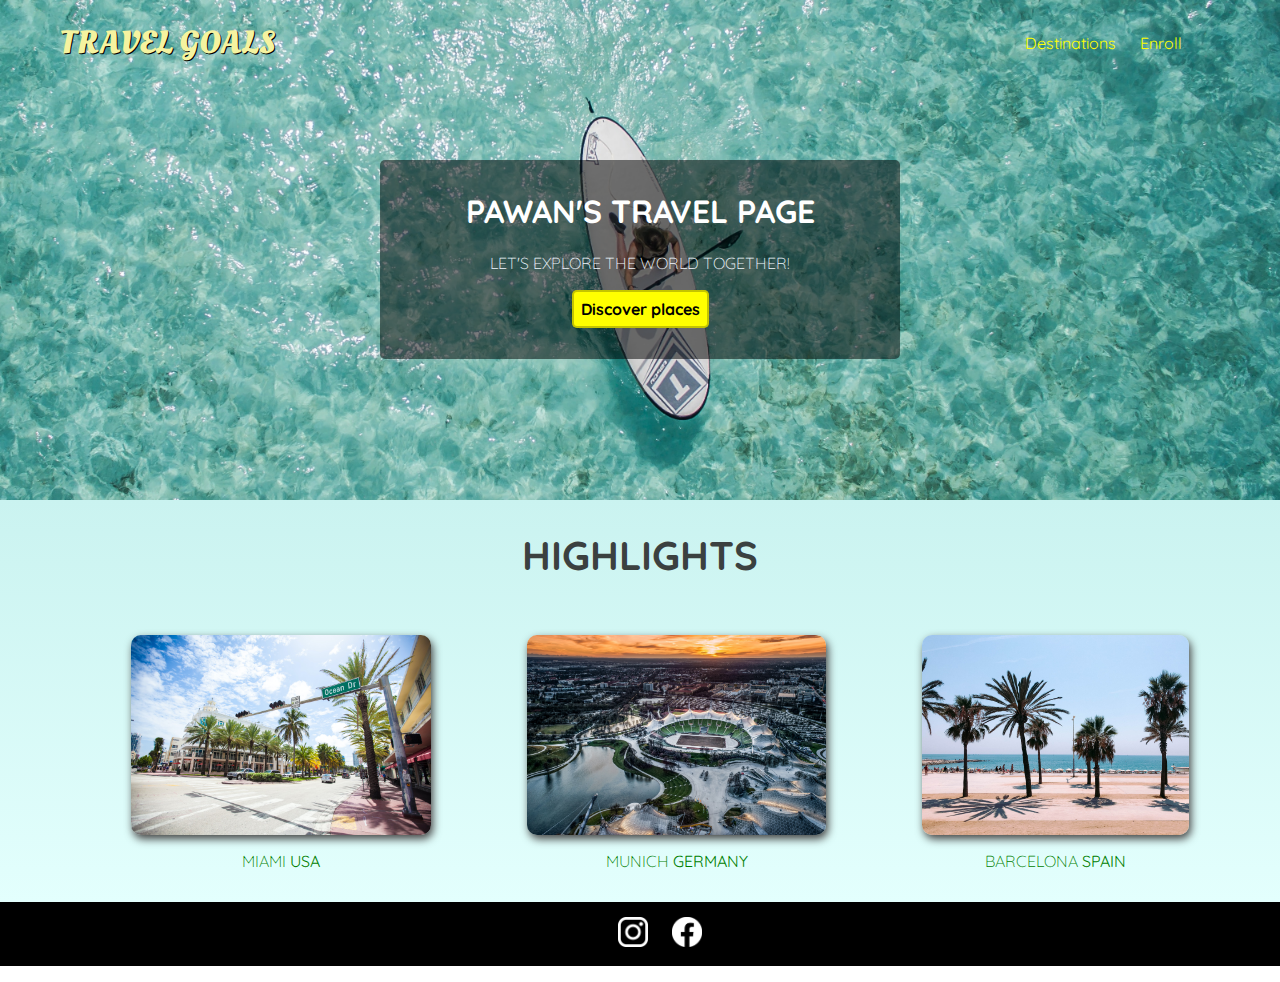
<file: index.html>
<!DOCTYPE html>
<html lang="en">

<head>
    <meta charset="UTF-8">
    <meta http-equiv="X-UA-Compatible" content="IE=edge">
    <meta name="viewport" content="width=device-width, initial-scale=1.0">
    <title>Travel and Tourism</title>
    <link
        href="https://fonts.googleapis.com/css2?family=Raleway:wght@700&family=Oleo+Script:wght@700&family=Quicksand:wght@300;500;700&display=swap"
        rel="stylesheet" />
    <link rel="stylesheet" href="tourism.css">
    <link rel="stylesheet" href="second_main_section_tourism.css">
    <link rel="icon" type="image" href="travel icon.png">
    <script src="tourism.js" defer></script>
</head>
<body>
    <header>
        <h1 id="travel">TRAVEL GOALS</h1>
        <nav>
            <ul>
                <li class="destination"> <a href="T_destination.html">Destinations</a></li>
                <li class="destination"> <a  href="T_enroll.html">Enroll</a></li>
            </ul>
        </nav>
        <!-- nav is used to know that its an navigation bar tag -->
    </header>
    <main>
        <section class="section_one">
        <div class="hero-content">
            <h1>PAWAN'S TRAVEL PAGE</h1>
            <p>LET'S EXPLORE THE WORLD TOGETHER!</p>
            <a href="https://discoverplaces.travel/it/">Discover places</a>
        </div>
        </section>
        <section class="section_two">
             <h3>HIGHLIGHTS</h3>
             <ul  class="content">
                <li id="images"><img src="miami.jpg" alt="miami image"><p>MIAMI <strong> USA</strong></p></li>
                <li id="images"><img src="munich.jpg" alt="MUNICH"><p>MUNICH<strong> GERMANY</strong></p></li>
                <li id="images"><img src="barcelona.jpg" alt="barcelona image"><p>BARCELONA<strong> SPAIN</strong></p></li> 
             </ul>
        </section>
        </main>
        <footer>
            <ul class="icon">
                    <li class="smi"><a href="https://help.instagram.com/372819389498306/?helpref=uf_share"><img src="insta.png" alt="insta icon"></a></li>
                <li class="smi"> <a href="https://www.facebook.com/help/2053403608222571/?helpref=uf_share"><img src="facebook.png" alt="facebook"></a></li>
                    </ul>
        </footer>

</body>

</html>
</file>
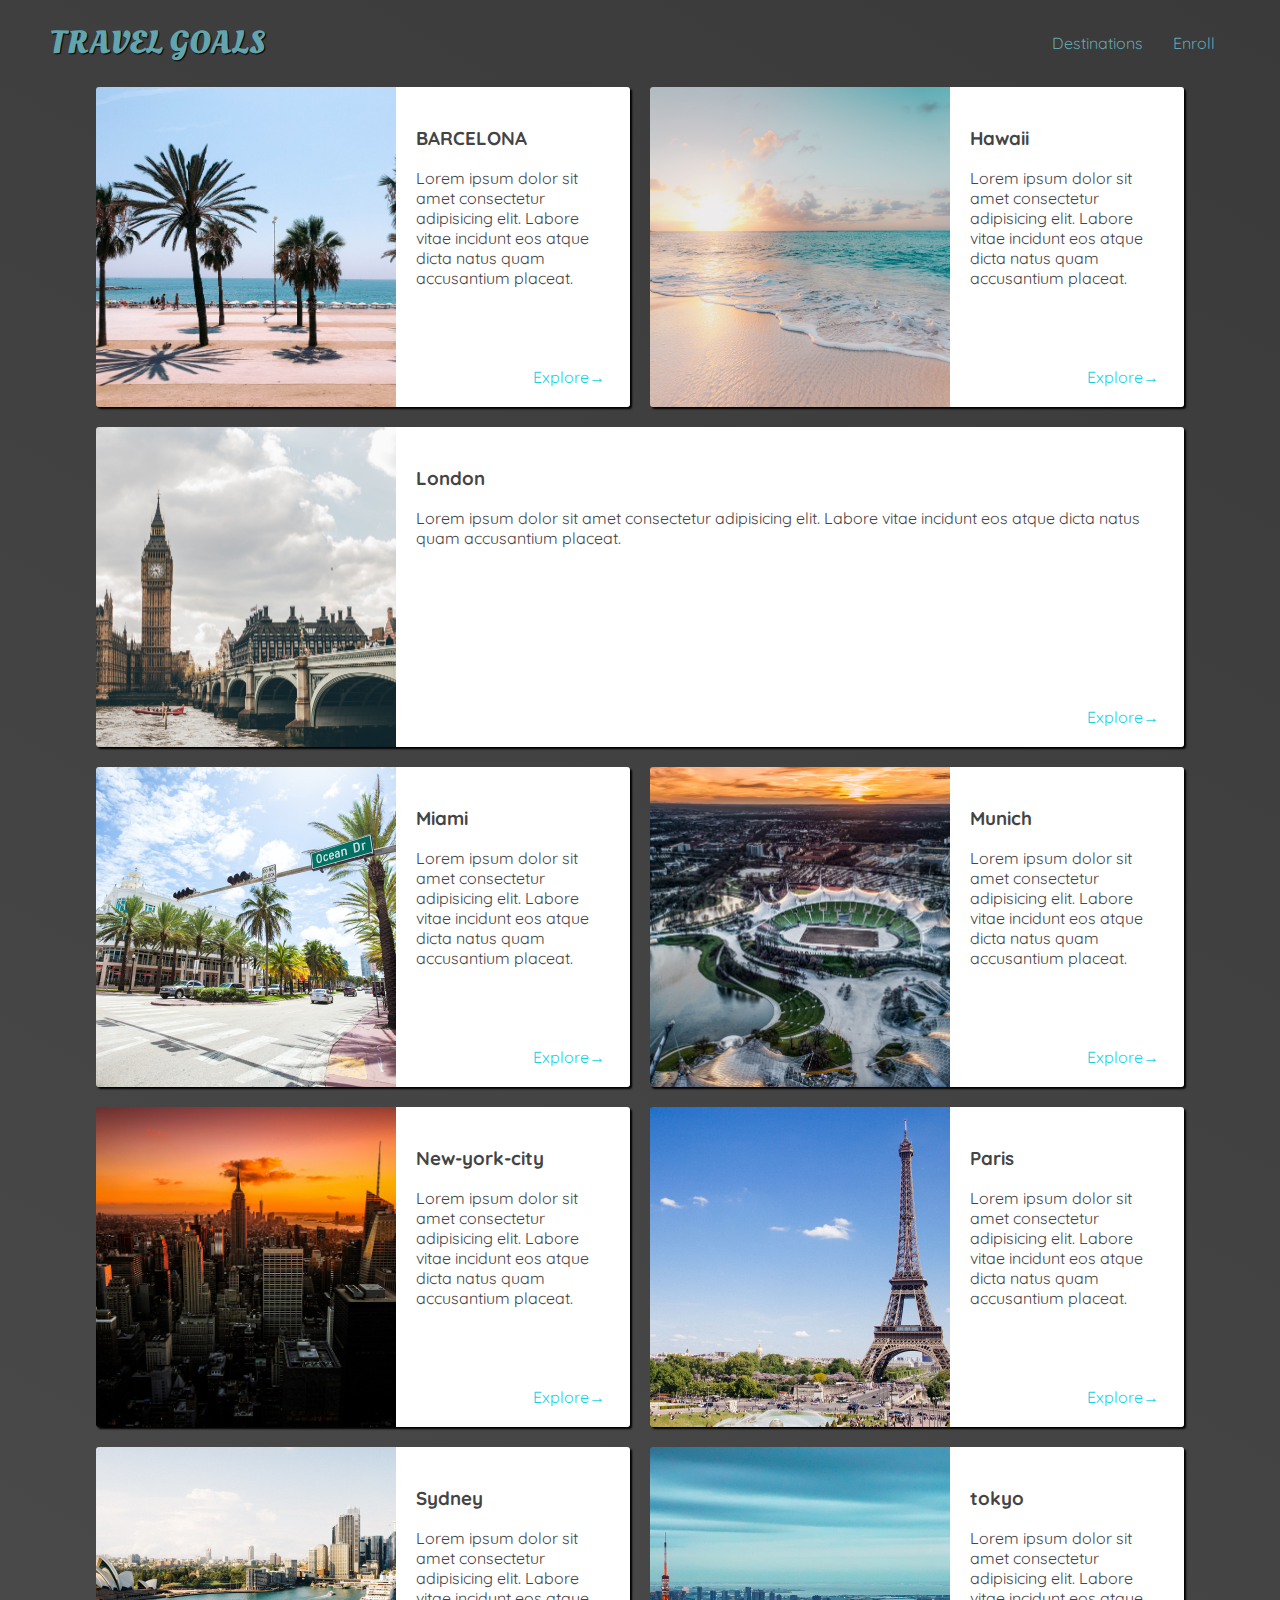
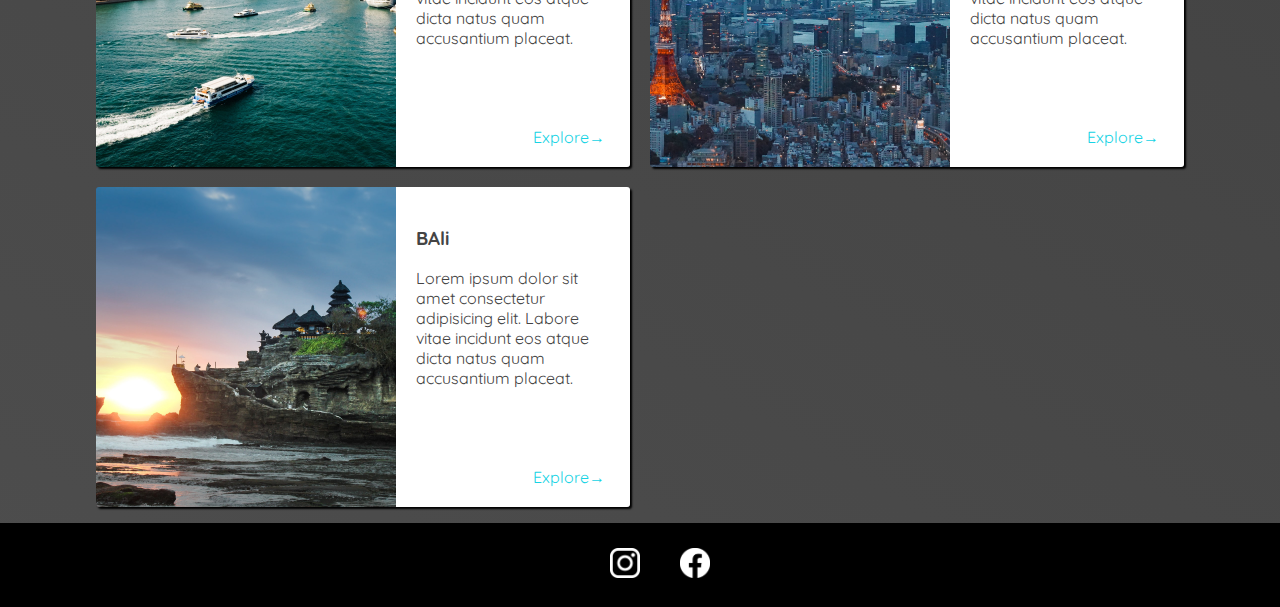
<file: T_destination.html>
<!DOCTYPE html>
<html lang="en">

<head>
    <meta charset="UTF-8">
    <meta http-equiv="X-UA-Compatible" content="IE=edge">
    <meta name="viewport" content="width=device-width, initial-scale=1.0">
    <link
        href="https://fonts.googleapis.com/css2?family=Raleway:wght@700&family=Oleo+Script:wght@700&family=Quicksand:wght@300;500;700&display=swap"
        rel="stylesheet" />
    <link rel="stylesheet" href="T_destination.css">
    <link rel="icon" type="image" href="travel icon.png">
    <title>TRAVEL AND Tourism</title>
    <script id="T_destination" defer></script>
</head>

<body>
    <header class="header">
        <h1 class="travel"><a href="index.html">TRAVEL GOALS</a></h1>

        <ul class="navbar">
            <nav>
                <li class="destination"> <a href="T_destination.html">Destinations</a></li>
                <li class="destination"> <a href="T_enroll.html">Enroll</a></li>
            </nav>
            </ul>
            
            <!-- nav is used to know that its an navigation bar tag -->
            </header>
            <main>
                <ul>
                    <div class="section_one">
                        <li><img src="barcelona.jpg" alt="barcelona photo">
                            <div class="content">
                                <span><h3>BARCELONA</h3>
                             
                                <p> Lorem ipsum dolor sit amet consectetur adipisicing elit. Labore
                                    vitae incidunt eos atque dicta natus quam accusantium placeat.</p>
                                </span>
                               <div class="link"> <a href="https://en.wikipedia.org/wiki/Barcelona">Explore&#x2192</a></div>
                            </div>
                        </li>
                        <li><img src="hawaii.jpg" alt="barcelona photo">
                            <div class="content">
                                <span><h3>Hawaii</h3>
                             
                                <p> Lorem ipsum dolor sit amet consectetur adipisicing elit. Labore
                                    vitae incidunt eos atque dicta natus quam accusantium placeat.</p>
                                </span>
                               <div class="link"> <a href="https://en.wikipedia.org/wiki/Barcelona">Explore&#x2192</a></div>
                            </div>
                        </li>
                        <li><img src="london.jpg" alt="barcelona photo">
                            <div class="content">
                                <span><h3>London</h3>
                             
                                <p> Lorem ipsum dolor sit amet consectetur adipisicing elit. Labore
                                    vitae incidunt eos atque dicta natus quam accusantium placeat.</p>
                                </span>
                               <div class="link"> <a href="https://en.wikipedia.org/wiki/London">Explore&#x2192</a></div>
                            </div>
                        </li>
                        <li><img src="miami.jpg" alt="barcelona photo">
                            <div class="content">
                                <span><h3>Miami</h3>
                             
                                <p> Lorem ipsum dolor sit amet consectetur adipisicing elit. Labore
                                    vitae incidunt eos atque dicta natus quam accusantium placeat.</p>
                                </span>
                               <div class="link"> <a href="https://en.wikipedia.org/wiki/Haveli">Explore&#x2192</a></div>
                            </div>
                        </li>  <li><img src="munich.jpg" alt="barcelona photo">
                            <div class="content">
                                <span><h3>Munich</h3>
                             
                                <p> Lorem ipsum dolor sit amet consectetur adipisicing elit. Labore
                                    vitae incidunt eos atque dicta natus quam accusantium placeat.</p>
                                </span>
                               <div class="link"> <a href="https://en.wikipedia.org/wiki/Munich">Explore&#x2192</a></div>
                            </div>
                        </li>  <li><img src="new-york-city.jpg" alt="barcelona photo">
                            <div class="content">
                                <span><h3>New-york-city</h3>
                             
                                <p> Lorem ipsum dolor sit amet consectetur adipisicing elit. Labore
                                    vitae incidunt eos atque dicta natus quam accusantium placeat.</p>
                                </span>
                               <div class="link"> <a href="https://en.wikipedia.org/wiki/New_York_City">Explore&#x2192</a></div>
                            </div>
                        </li>  <li><img src="paris.jpg" alt="barcelona photo">
                            <div class="content">
                                <span><h3>Paris</h3>
                             
                                <p> Lorem ipsum dolor sit amet consectetur adipisicing elit. Labore
                                    vitae incidunt eos atque dicta natus quam accusantium placeat.</p>
                                </span>
                               <div class="link"> <a href="https://en.wikipedia.org/wiki/Paris">Explore&#x2192</a></div>
                            </div>
                        </li>
                        <li><img src="sydney.jpg" alt="barcelona photo">
                            <div class="content">
                                <span><h3>Sydney</h3>
                             
                                <p> Lorem ipsum dolor sit amet consectetur adipisicing elit. Labore
                                    vitae incidunt eos atque dicta natus quam accusantium placeat.</p>
                                </span>
                               <div class="link"> <a href="https://en.wikipedia.org/wiki/Sydney">Explore&#x2192</a></div>
                            </div>
                        </li>
                        <li><img src="tokyo.jpg" alt="barcelona photo">
                            <div class="content">
                                <span><h3>tokyo</h3>
                             
                                <p> Lorem ipsum dolor sit amet consectetur adipisicing elit. Labore
                                    vitae incidunt eos atque dicta natus quam accusantium placeat.</p>
                                </span>
                               <div class="link"> <a href="https://en.wikipedia.org/wiki/Tokyo">Explore&#x2192</a></div>
                            </div>
                        </li>
                        <li><img src="bali.jpg" alt="barcelona photo">
                            <div class="content">
                                <span><h3>BAli</h3>
                             
                                <p> Lorem ipsum dolor sit amet consectetur adipisicing elit. Labore
                                    vitae incidunt eos atque dicta natus quam accusantium placeat.</p>
                                </span>
                               <div class="link"> <a href="https://en.wikipedia.org/wiki/Bali">Explore&#x2192</a></div>
                            </div>
                        </li>
                    </div>
                </ul>
            </main>
            <footer>
                <ul class="icon">
                    <li class="smi"><a href="https://help.instagram.com/372819389498306/?helpref=uf_share"><img src="insta.png"
                                alt="insta icon"></a></li>
                    <li class="smi"> <a href="https://www.facebook.com/help/2053403608222571/?helpref=uf_share"><img
                                src="facebook.png" alt="facebook"></a></li>
                </ul>
            </footer>
            </body>

</html>
</file>
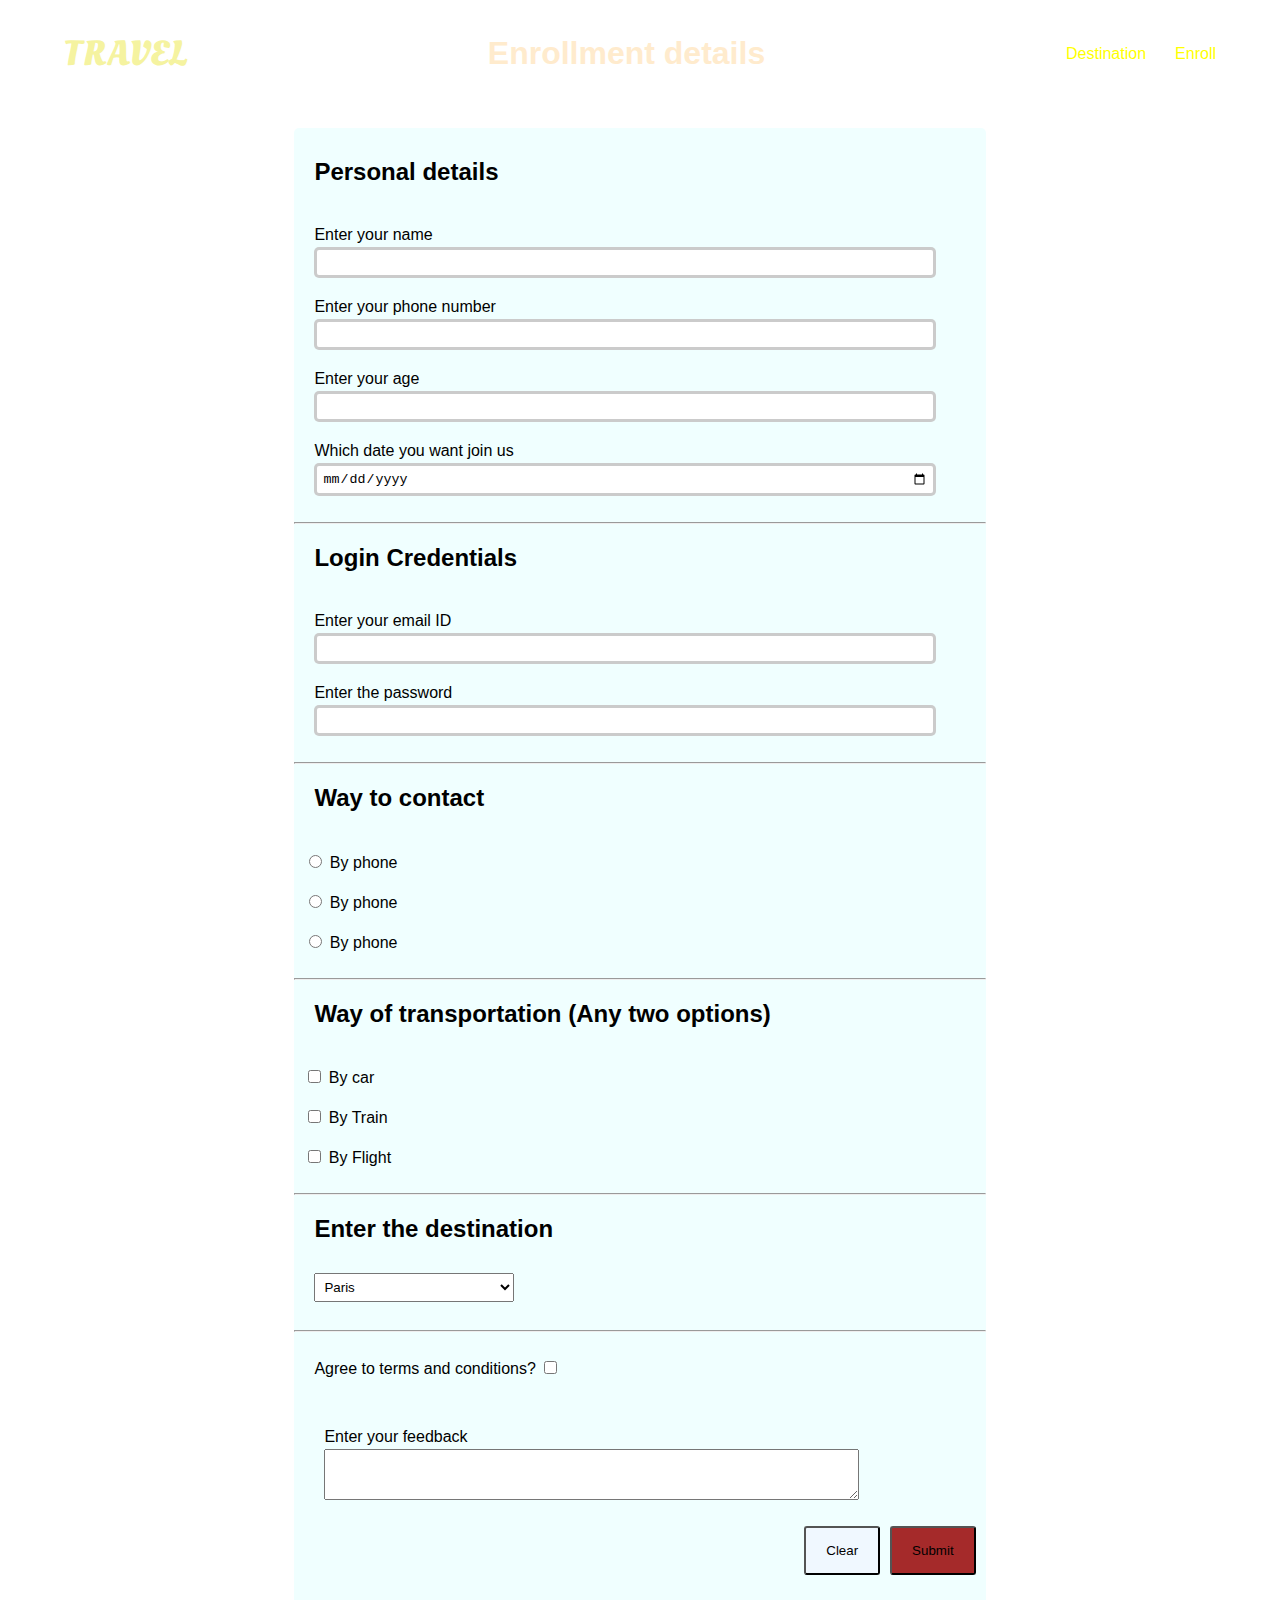
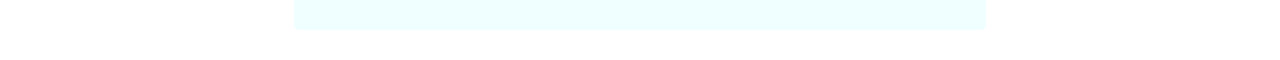
<file: T_enroll.html>
<!DOCTYPE html>
<html lang="en">
<head>
    <meta charset="UTF-8">
    <meta name="viewport" content="width=device-width, initial-scale=1.0">
    <link
    href="https://fonts.googleapis.com/css2?family=Raleway:wght@700&family=Oleo+Script:wght@700&family=Quicksand:wght@300;500;700&display=swap"
    rel="stylesheet" />
    <link rel="stylesheet" href="t_enroll.css">
    <title>Enroll</title>
</head>
<body>
    <header id="head"> 
        <li><h2 ><a href="index.html">TRAVEL</a></h2></li>
       <li> <h1 id="header">Enrollment details</h1></li>
       <div id="anchor">
       <li><a href="T_destination.html">Destination</a></li>
        <li><a href="T_enroll.html">Enroll</a></li>
    </div>
    </header>
    <main>
    <form action="/">
        <li><h2 id="main_header">Personal details</h2></li>
   <ul >
    <li id="info">
    <label for="name">Enter your name</label>
    <input type="text" name="name" id="name" required >
    </li>

    <li id="info">
        <label for="phone">Enter your phone number</label>
        <input type="number" name="phone" id="phone " minlength="10" required>
    </li>
    <li id="info"><label for="age">Enter your age</label>
         <input type="number" name="age" id="age" min="18" max="50" required>
    </li>
    <li id="info"><label for="date">Which date you want join us</label>
        <input type="date" name="date" id="date" required>
   </li>
   </ul>
   <hr>
   <ul >
   <li><h2>Login Credentials</h2></li> 
    <li id="info"><label for="login">Enter your email ID</label>
    <input type="email" name="email" id="login" required>
    </li>
    <li id="info"><label for="password">Enter the password</label>
    <input type="password" name="password" id="password"min="7" required>
</li>
   </ul>
   <hr>
   <ul id="radio_box">
    <li><h2>Way to contact</h2></li>
    <li id="radio">
        <input type="radio" name="contact_by" id="cell" >
        <label for="cell">By phone</label>
    </li>
    <li id="radio">
        <input type="radio" name="contact_by" id="cell" >
        <label for="cell">By phone</label>
    </li>
    <li id="radio">
        <input type="radio" name="contact_by" id="cell" >
        <label for="cell">By phone</label>
    </li>
   </ul>
   <hr>
   <ul id="checkbox">
    <h2>Way of transportation (Any two options)</h2>
    <li>
        <input type="checkbox" name="transportation" id="car">
        <label for="car">By car</label></li>
        <li>
            <input type="checkbox" name="transportation" id="Train">
            <label for="Train">By Train</label></li>
            <li>
                <input type="checkbox" name="transportation" id="flight">
                <label for="flight">By Flight</label></li>
   </ul>
   <hr>
  <label for="destiny"><h2>Enter the destination</h2></label> 
   <select name="Destination" id="destiny">
    <option value="paris">Paris</option>
    <option value="London">London</option>
    <option value="barcelona">Barcelona</option>
   </select>
   <hr>
   <br>
   <div id="agrees">
   <label for="agree">Agree to terms and conditions?</label>
   <input type="checkbox" name="agreed" id="agree">
</div>
<div id="textarea">
<label for="feedback"> Enter your feedback</label>
<textarea name="feedback" id="feedback" cols="30" rows="3"></textarea>
</div>
   <ul id="button">
    <li ><button type="reset" id="clear">Clear</button></li>
    <li><button type="submit">Submit</button></li>
   </ul>
   

    </form>
</main>
    
</body>
</html>
</file>
<file: tourism.css>
body{
    font-family: "Quicksand",sans-serif;
    margin: 0px;

}
#travel
{
    font-family: "Oleo Script", sans-serif;
    color: rgb(245, 243, 160);
    font-size: xx-large;
    text-shadow: 1px 1px black ;
}
header
{
    display: flex;
    justify-content:space-between;
   align-items: center;
   /* postioning */
   position: absolute;
   width: 98%;
   box-sizing: border-box;
   padding: 0px 60px 5px 60px;
   top: 0;

}
ul
{
    list-style: none;
    display: flex;
}
li{
    padding: 5px;
}
a{
    text-decoration: none;
    color: yellow;
    padding: 7px;
    transition: background-color 0.3s ease-out;

}
a:hover{
    background-color:rgba(249,223,78,255); 
    color: rgba(98,165,174,255);
    border-radius: 4px;
    
   
}
main h1{
    font-family: "Quicksand";
    color: white;
}
.hero-content
{
    text-align: center;
   background-color:rgba(0, 0, 0, 0.512);
   padding: 10px;
   padding-bottom: 40px;
   /* margin:2cm 10cm auto 10cm; */
   margin: auto;
    width: 500px;
    border-radius: 5px;
    position: relative;
    top: 160px;
}
main p{
    color: aliceblue;
    padding-bottom: 10px;
    font-weight: 300;/*700 to 3oo (font size)*/
}
main a{
    background-color: yellow;
    color: black;
    border-radius: 5px;
    font-weight: bold;
    border: 2px solid rgba(0, 0, 0, 0.231);
    box-shadow: 1px;
   
}
main a:hover
{
   color: black;

}
.section_one
{
    background-image:url('ocean_proj.jpg');
    height: 500px;
    background-position: center;
    background-size: cover;
    display: block;
}
/* section_two */
.section_two
{
    background: linear-gradient(0deg, rgb(227, 255, 253), rgb(202, 243, 240));
}
h3{
    text-align: center;
   padding: 5px;
   position: relative;
   top: 10px;
   margin-top: 0; 
}
</file>
<file: second_main_section_tourism.css>
section
{
    background: linear-gradient(0deg, rgb(227, 255, 253), rgb(202, 243, 240));/*trnsition of background color*/
   
}
h3{
    color:  rgb(59, 65, 64);
    text-align: center;
   padding: 20px 40px;
   font-size: 40px;
  
}
.content{
    display: flex;
    flex-direction: row;/* flexing in the row direction*/
    justify-content:space-evenly;
    object-fit:cover;   
    margin-bottom: 0;
}
#images
{
  
    display: flex;
    flex-direction: column;/*the image and paragraph are flexed*/

}
#images img
{
   height: 200px; 
   width :100%;/*size of the image*/
   box-shadow: 2px 4px 8px rgb(68, 67, 67);
   border-radius: 10px;
   object-fit: cover;
  

}
#images p{
    color: black;
    text-align: center;/*text with image is alligned in center*/
    color:green;
}
.icon{
    margin-top:0;
background-color: black;
align-items: center;
padding-top: 10px;
padding-bottom: 10px;
justify-content: center;

}
.smi a{
    text-decoration: none;
    padding-top: 20px;
   background-color: rgb(0, 0, 0);
}
footer img{
    margin-top: 0%;
    height: 30px;
    width: 30px;
    background-position: center;
}
.smi :hover
{
   background-color: rgb(46, 42, 38); 
}
#images img{
    transition:transform 0.3s ease-in-out;
    transform: scale(1);
}
#images:hover
img{
   transform: scale(1.1);
}
</file>
<file: T_destination.css>
body
{
    background:linear-gradient(30deg, rgb(77, 77, 77), rgb(58, 58, 58));
    font-family: "Quicksand",sans-serif;
    color: rgb(68, 68, 68);
    margin: 0;
}
.header
{
   display: flex;
   flex-direction: row;
   justify-content: space-between;
   align-items: center;
}
.travel a /* header color*/
{
    color: rgba(98,165,174,255);
    text-shadow: 1px 1px 1px black;
    font-family: "Oleo Script", sans-serif;
    text-decoration: none;
    padding-left: 50px;
    padding-right: 50px;
}
.navbar nav{
    display: flex;
    flex-direction: row;
    padding-right: 50px;
}
.link a{
    text-decoration: none;
}


.destination
{
    padding: 5px;
}
.navbar a 
{
  color: rgba(98,165,174,255);
  text-decoration: none;  
  padding: 10px;
  transition: background-color 0.5s ease-out;
}
.navbar a:hover
{
    color:rgb(68, 68, 68);
    padding: 5px;
    border-radius: 3px;
    background-color: rgba(98,165,174,255); 
}
 li
{
   list-style: none;
}

/* footer */
.icon{
    
background-color: black;
align-items: center;
padding-top: 10px;
padding-bottom: 10px;
justify-content: center;
display: flex;
flex-direction: row;
margin-bottom: 0;

}
.smi a{
    text-decoration: none;
    padding-top: 20px;
    padding-left: 5px;
    padding-right: 5px;

   background-color: rgb(0, 0, 0);
}
footer img{
    margin-top: 0%;
    height: 30px;
    width: 30px;
    background-position: center;
}
.smi :hover
{
   background-color: rgb(46, 42, 38); 
}
.smi li{
    list-style: none;
}
.smi{
    padding: 15px;
}
/* main section */
main ul{
    width: 85%;
    margin: auto;
    border-radius: 3px;
    padding-left: 0px;

}
div.section_one{
    display: grid;
    grid-template-columns: 1fr 1fr;
    gap: 20px 20px;
}
.section_one li:hover
{
    transform: scale(1.05);
} 
.section_one img
{
   height: 100%;
   width: 300px;
object-fit: cover;
}
.section_one li
{
    display: flex;
    flex-direction: row;
     list-style: none;
    overflow: hidden;
    box-shadow: 2px 2px 2px black;
    border-radius: 3px;
    transition: transform 0.5s ease-out;
}
.content
{
    background-color: white;
    padding:20px;
    display: flex;
    flex-direction: column;
    justify-content: space-between;
    height: 280px;
    width: 100%;
    
}
 .link 
{
    text-align: right;
}
.link a{
    color: rgb(22, 211, 228);
    padding: 5px;
}
.link a:hover
{
    padding: 5px;
    background-color: rgb(235, 253, 255);
    border-radius: 4px;
}
li:nth-of-type(3)
{
   grid-column: 1/3;
}
img.imagehover
{
    display: none;
    
}
</file>
<file: t_enroll.css>
body{
    width: 90%;
    margin: 10px auto;
    background-image: url('https://img.freepik.com/premium-photo/night-cityscape-with-sea-rocks-foreground-night-star-sky-night-urban-landscape-spanish-city-travel-destination-europe-card-view-with-city-lights-waterfront-night_151851-1307.jpg');
    background-position: center;
    font-family: 'Quick sand',sans-serif;
    background-size: cover;
    color: aliceblue;
}
#main_header
{
    padding-top: 30px;
}
#header
{
    color: blanchedalmond;
}
h2 a{
    color:  rgb(245, 243, 160);
    text-decoration: none;
    font-family: 'Oleo script' ,sans-serif;
    font-size: 35px;
}
#anchor a
{
    color: yellow;
    text-decoration: none;
}
#anchor a:hover
{
    background-color:rgba(249,223,78,255); 
    color: black;
    border-radius:3px ;
    padding: 5px;
    transition: background-color 0.8s ease-out;

}


#head
{
    display:flex ;
    flex-direction: row;
    justify-content: space-between;
    align-items: center;
    
}
#head li
{
     list-style: none;
}
#anchor 
{
    display: flex;
    flex-direction: row;
    width: 150px;
    justify-content: space-between;
}
/* forms */
form h2
{
     color: black;
     text-align: left;
     padding-bottom: 10px;
     padding-left: 20px;
    
}
 li{
    list-style: none;
}
form
{
    width: 60%;
    margin: 30px auto;
    background-color: azure;
    border-radius: 5px;
}
label
{
    color: black;
    padding-bottom: 3px;
}
input
{
    border-radius: 5px;
    border: 3px solid rgba(0, 0, 0, 0.205);
    padding: 5px;
}
input:focus
{
    background-color: rgba(207, 209, 209, 0.464);
    border: 3px solid grey;
  
}
ul
{
    padding-left: 0%;
}
#info
{
    display: flex;
    flex-direction: column;
    padding-top: 10px;
    width: 90%;
    margin-left:20px ;
    padding-bottom: 10px;
}
#radio
{
    padding: 10px;
}
#checkbox li
{
    padding: 10px;
}
select#destiny
{
    width: 200px;
    margin-left: 20px;
    padding: 5px;
    margin-bottom: 20px;
}
#button
{
    display: flex;
    flex-direction: row;
    justify-content: flex-end;
    padding: 5px;
}
#button li
{
    padding: 5px;
}
ul#button
{
    padding-bottom: 50px;
}
button
{
    padding: 15px 20px;
    color:black;
    background-color: brown;
    border-radius: 3px;
    cursor: pointer;
}
#clear
{
    background-color: aliceblue;
    color: black;
}
#agrees
{
    padding-left: 20px;
}
#textarea
{
    display: flex;
    flex-direction: column;
    margin-top: 50px;
    margin-left: 30px;

}
textarea
{
    width: 80%;
}
textarea:focus
{
    background-color: rgba(207, 209, 209, 0.464);
    border: 3px solid grey;
}
</file>
